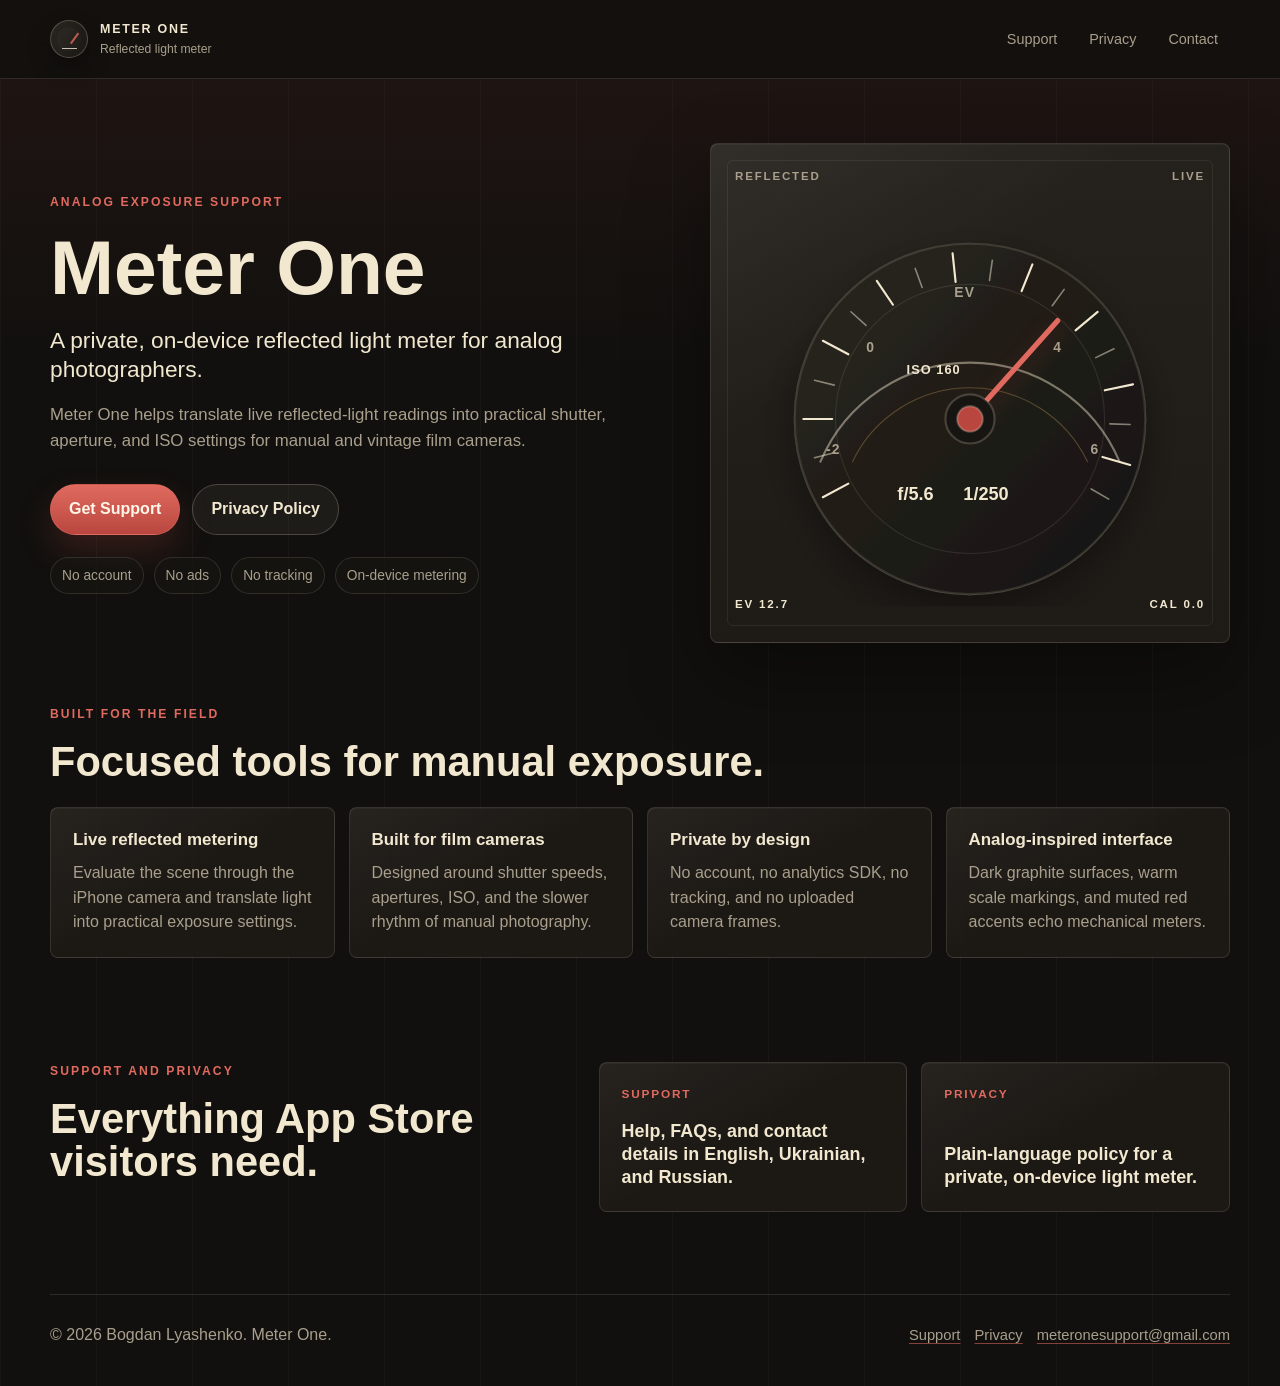
<file: index.html>
<!doctype html>
<html lang="en">
  <head>
    <meta charset="utf-8">
    <meta name="viewport" content="width=device-width, initial-scale=1">
    <title>Meter One | Reflected Light Meter Support</title>
    <meta
      name="description"
      content="Meter One support hub and privacy information for a private, on-device reflected light meter for analog photographers."
    >
    <link rel="icon" type="image/svg+xml" href="assets/favicon.svg">
    <link rel="stylesheet" href="assets/css/styles.css">
    <script src="assets/js/main.js" defer></script>
  </head>
  <body>
    <header class="site-header">
      <a class="brand" href="index.html" aria-label="Meter One home">
        <span class="brand-glyph" aria-hidden="true"></span>
        <span>
          <span class="brand-title">METER ONE</span>
          <span class="brand-subtitle">Reflected light meter</span>
        </span>
      </a>
      <nav class="site-nav" aria-label="Main navigation">
        <a href="support.html">Support</a>
        <a href="privacy.html">Privacy</a>
        <a href="#contact" data-email-link>Contact</a>
      </nav>
    </header>

    <main>
      <section class="hero">
        <div class="hero-copy">
          <p class="eyebrow">Analog exposure support</p>
          <h1>Meter One</h1>
          <p class="hero-subtitle">A private, on-device reflected light meter for analog photographers.</p>
          <p class="hero-body">
            Meter One helps translate live reflected-light readings into practical shutter, aperture,
            and ISO settings for manual and vintage film cameras.
          </p>
          <div class="hero-actions" aria-label="Primary actions">
            <a class="button button-primary" href="support.html">Get Support</a>
            <a class="button button-secondary" href="privacy.html">Privacy Policy</a>
          </div>
          <ul class="trust-badges" aria-label="Privacy and product traits">
            <li>No account</li>
            <li>No ads</li>
            <li>No tracking</li>
            <li>On-device metering</li>
          </ul>
        </div>

        <div class="meter-card" aria-label="Decorative analog exposure meter">
          <div class="meter-topline">
            <span>REFLECTED</span>
            <span>LIVE</span>
          </div>
          <svg class="meter-svg" viewBox="0 0 440 380" role="img" aria-labelledby="meter-title meter-desc">
            <title id="meter-title">Analog exposure meter dial</title>
            <desc id="meter-desc">
              A decorative graphite exposure dial with cream scale markings and a muted red pointer.
            </desc>
            <defs>
              <linearGradient id="dialShade" x1="0" x2="1" y1="0" y2="1">
                <stop offset="0" stop-color="#2b261f"></stop>
                <stop offset="1" stop-color="#151310"></stop>
              </linearGradient>
              <filter id="softInset" x="-20%" y="-20%" width="140%" height="140%">
                <feDropShadow dx="0" dy="16" stdDeviation="18" flood-color="#000000" flood-opacity="0.35"></feDropShadow>
              </filter>
            </defs>

            <circle cx="220" cy="205" r="164" fill="url(#dialShade)" stroke="rgba(242,232,208,0.12)" stroke-width="2" filter="url(#softInset)"></circle>
            <circle cx="220" cy="205" r="126" fill="none" stroke="rgba(242,232,208,0.10)" stroke-width="1"></circle>
            <path class="dial-arc" d="M 80 245 A 152 152 0 0 1 360 245"></path>
            <path class="dial-arc dial-arc-inner" d="M 110 245 A 122 122 0 0 1 330 245"></path>

            <g class="dial-ticks" aria-hidden="true">
              <line x1="220" y1="49" x2="220" y2="76" transform="rotate(-118 220 205)"></line>
              <line x1="220" y1="55" x2="220" y2="74" transform="rotate(-104 220 205)"></line>
              <line x1="220" y1="49" x2="220" y2="76" transform="rotate(-90 220 205)"></line>
              <line x1="220" y1="55" x2="220" y2="74" transform="rotate(-76 220 205)"></line>
              <line x1="220" y1="49" x2="220" y2="76" transform="rotate(-62 220 205)"></line>
              <line x1="220" y1="55" x2="220" y2="74" transform="rotate(-48 220 205)"></line>
              <line x1="220" y1="49" x2="220" y2="76" transform="rotate(-34 220 205)"></line>
              <line x1="220" y1="55" x2="220" y2="74" transform="rotate(-20 220 205)"></line>
              <line x1="220" y1="49" x2="220" y2="76" transform="rotate(-6 220 205)"></line>
              <line x1="220" y1="55" x2="220" y2="74" transform="rotate(8 220 205)"></line>
              <line x1="220" y1="49" x2="220" y2="76" transform="rotate(22 220 205)"></line>
              <line x1="220" y1="55" x2="220" y2="74" transform="rotate(36 220 205)"></line>
              <line x1="220" y1="49" x2="220" y2="76" transform="rotate(50 220 205)"></line>
              <line x1="220" y1="55" x2="220" y2="74" transform="rotate(64 220 205)"></line>
              <line x1="220" y1="49" x2="220" y2="76" transform="rotate(78 220 205)"></line>
              <line x1="220" y1="55" x2="220" y2="74" transform="rotate(92 220 205)"></line>
              <line x1="220" y1="49" x2="220" y2="76" transform="rotate(106 220 205)"></line>
              <line x1="220" y1="55" x2="220" y2="74" transform="rotate(120 220 205)"></line>
            </g>

            <g class="dial-labels">
              <text x="92" y="238">-2</text>
              <text x="127" y="142">0</text>
              <text x="215" y="91">EV</text>
              <text x="302" y="142">4</text>
              <text x="337" y="238">6</text>
              <text x="186" y="163" class="dial-small">ISO 160</text>
              <text x="169" y="281" class="dial-value">f/5.6</text>
              <text x="235" y="281" class="dial-value">1/250</text>
            </g>

            <line class="meter-needle" x1="220" y1="205" x2="302" y2="113"></line>
            <circle class="needle-hub-outer" cx="220" cy="205" r="23"></circle>
            <circle class="needle-hub" cx="220" cy="205" r="12"></circle>
          </svg>
          <div class="meter-readout" aria-hidden="true">
            <span>EV 12.7</span>
            <span>CAL 0.0</span>
          </div>
        </div>
      </section>

      <section class="section">
        <div class="section-heading">
          <p class="eyebrow">Built for the field</p>
          <h2>Focused tools for manual exposure.</h2>
        </div>
        <div class="feature-grid">
          <article class="feature-card">
            <h3>Live reflected metering</h3>
            <p>Evaluate the scene through the iPhone camera and translate light into practical exposure settings.</p>
          </article>
          <article class="feature-card">
            <h3>Built for film cameras</h3>
            <p>Designed around shutter speeds, apertures, ISO, and the slower rhythm of manual photography.</p>
          </article>
          <article class="feature-card">
            <h3>Private by design</h3>
            <p>No account, no analytics SDK, no tracking, and no uploaded camera frames.</p>
          </article>
          <article class="feature-card">
            <h3>Analog-inspired interface</h3>
            <p>Dark graphite surfaces, warm scale markings, and muted red accents echo mechanical meters.</p>
          </article>
        </div>
      </section>

      <section class="section split-section" aria-labelledby="support-privacy-title">
        <div>
          <p class="eyebrow">Support and privacy</p>
          <h2 id="support-privacy-title">Everything App Store visitors need.</h2>
        </div>
        <div class="link-panel-grid">
          <a class="link-panel" href="support.html">
            <span>Support</span>
            <strong>Help, FAQs, and contact details in English, Ukrainian, and Russian.</strong>
          </a>
          <a class="link-panel" href="privacy.html">
            <span>Privacy</span>
            <strong>Plain-language policy for a private, on-device light meter.</strong>
          </a>
        </div>
      </section>
    </main>

    <footer class="site-footer" id="contact">
      <p>© 2026 Bogdan Lyashenko. Meter One.</p>
      <nav aria-label="Footer navigation">
        <a href="support.html">Support</a>
        <a href="privacy.html">Privacy</a>
        <a href="#contact" data-email-link data-email-label="address">Contact</a>
      </nav>
    </footer>
  </body>
</html>
</file>
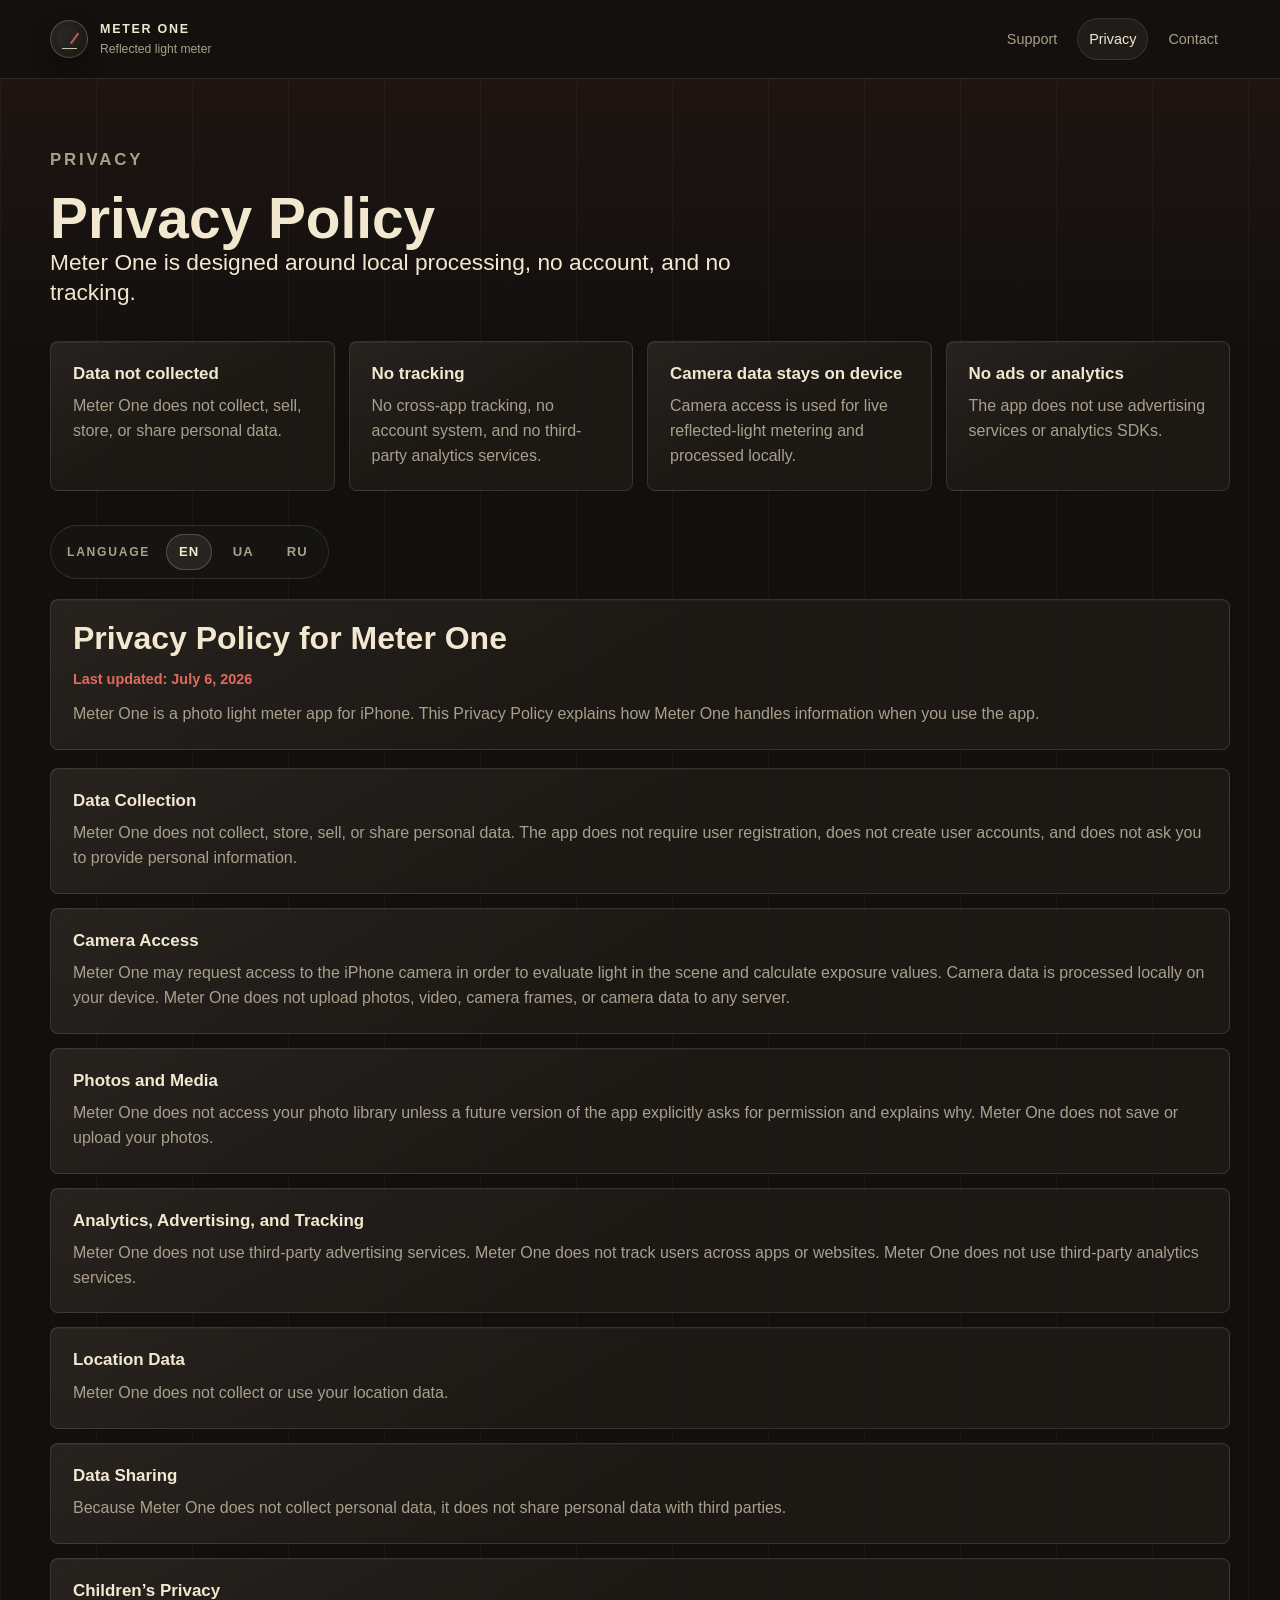
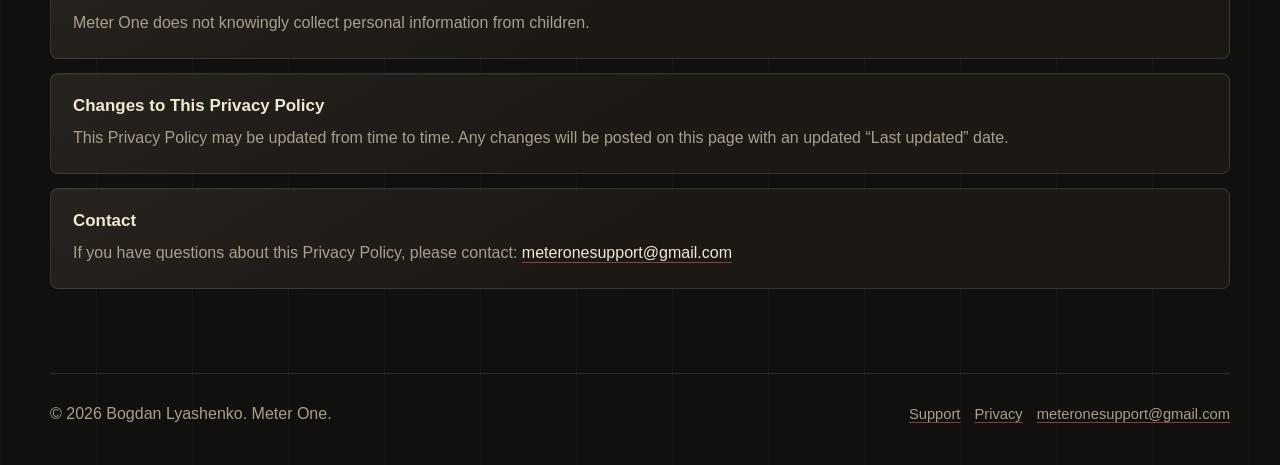
<file: privacy.html>
<!doctype html>
<html lang="en">
  <head>
    <meta charset="utf-8">
    <meta name="viewport" content="width=device-width, initial-scale=1">
    <title>Meter One Privacy Policy</title>
    <meta
      name="description"
      content="Privacy Policy for Meter One, a private on-device reflected light meter for iPhone."
    >
    <link rel="icon" type="image/svg+xml" href="assets/favicon.svg">
    <link rel="stylesheet" href="assets/css/styles.css">
    <script src="assets/js/main.js" defer></script>
  </head>
  <body>
    <header class="site-header">
      <a class="brand" href="index.html" aria-label="Meter One home">
        <span class="brand-glyph" aria-hidden="true"></span>
        <span>
          <span class="brand-title">METER ONE</span>
          <span class="brand-subtitle">Reflected light meter</span>
        </span>
      </a>
      <nav class="site-nav" aria-label="Main navigation">
        <a href="support.html">Support</a>
        <a href="privacy.html" aria-current="page">Privacy</a>
        <a href="#contact" data-email-link>Contact</a>
      </nav>
    </header>

    <main class="page-shell">
      <section class="page-hero">
        <p class="eyebrow">Privacy</p>
        <h1>Privacy Policy</h1>
        <p>Meter One is designed around local processing, no account, and no tracking.</p>
      </section>

      <section class="summary-grid" aria-label="Privacy summary">
        <article class="summary-card">
          <h2>Data not collected</h2>
          <p>Meter One does not collect, sell, store, or share personal data.</p>
        </article>
        <article class="summary-card">
          <h2>No tracking</h2>
          <p>No cross-app tracking, no account system, and no third-party analytics services.</p>
        </article>
        <article class="summary-card">
          <h2>Camera data stays on device</h2>
          <p>Camera access is used for live reflected-light metering and processed locally.</p>
        </article>
        <article class="summary-card">
          <h2>No ads or analytics</h2>
          <p>The app does not use advertising services or analytics SDKs.</p>
        </article>
      </section>

      <section class="language-shell" aria-label="Localized privacy policy">
        <div class="language-toolbar" data-language-switcher>
          <span>Language</span>
          <button type="button" data-lang-button="en" aria-pressed="true">EN</button>
          <button type="button" data-lang-button="uk" aria-pressed="false">UA</button>
          <button type="button" data-lang-button="ru" aria-pressed="false">RU</button>
        </div>

        <article class="language-panel" data-lang-panel="en" lang="en">
          <div class="policy-card">
            <h2>Privacy Policy for Meter One</h2>
            <p class="updated">Last updated: July 6, 2026</p>
            <p>Meter One is a photo light meter app for iPhone. This Privacy Policy explains how Meter One handles information when you use the app.</p>
          </div>

          <div class="policy-section-list">
            <section class="policy-section">
              <h3>Data Collection</h3>
              <p>Meter One does not collect, store, sell, or share personal data. The app does not require user registration, does not create user accounts, and does not ask you to provide personal information.</p>
            </section>
            <section class="policy-section">
              <h3>Camera Access</h3>
              <p>Meter One may request access to the iPhone camera in order to evaluate light in the scene and calculate exposure values. Camera data is processed locally on your device. Meter One does not upload photos, video, camera frames, or camera data to any server.</p>
            </section>
            <section class="policy-section">
              <h3>Photos and Media</h3>
              <p>Meter One does not access your photo library unless a future version of the app explicitly asks for permission and explains why. Meter One does not save or upload your photos.</p>
            </section>
            <section class="policy-section">
              <h3>Analytics, Advertising, and Tracking</h3>
              <p>Meter One does not use third-party advertising services. Meter One does not track users across apps or websites. Meter One does not use third-party analytics services.</p>
            </section>
            <section class="policy-section">
              <h3>Location Data</h3>
              <p>Meter One does not collect or use your location data.</p>
            </section>
            <section class="policy-section">
              <h3>Data Sharing</h3>
              <p>Because Meter One does not collect personal data, it does not share personal data with third parties.</p>
            </section>
            <section class="policy-section">
              <h3>Children’s Privacy</h3>
              <p>Meter One does not knowingly collect personal information from children.</p>
            </section>
            <section class="policy-section">
              <h3>Changes to This Privacy Policy</h3>
              <p>This Privacy Policy may be updated from time to time. Any changes will be posted on this page with an updated “Last updated” date.</p>
            </section>
            <section class="policy-section">
              <h3>Contact</h3>
              <p>If you have questions about this Privacy Policy, please contact: <a href="#contact" data-email-link data-email-label="address"></a></p>
            </section>
          </div>
        </article>

        <article class="language-panel" data-lang-panel="uk" lang="uk">
          <div class="policy-card">
            <h2>Політика конфіденційності Meter One</h2>
            <p class="updated">Останнє оновлення: 6 липня 2026 року</p>
            <p>Meter One — це додаток-фотоекспонометр для iPhone. Ця Політика конфіденційності пояснює, як Meter One обробляє інформацію під час використання додатка.</p>
          </div>

          <div class="policy-section-list">
            <section class="policy-section">
              <h3>Збір даних</h3>
              <p>Meter One не збирає, не зберігає, не продає і не передає персональні дані. Додаток не потребує реєстрації користувача, не створює акаунти користувачів і не просить вас надавати персональну інформацію.</p>
            </section>
            <section class="policy-section">
              <h3>Доступ до камери</h3>
              <p>Meter One може запитувати доступ до камери iPhone для оцінки освітлення сцени та розрахунку значень експозиції. Дані з камери обробляються локально на вашому пристрої. Meter One не завантажує фотографії, відео, кадри з камери або дані з камери на сервер.</p>
            </section>
            <section class="policy-section">
              <h3>Фотографії та медіафайли</h3>
              <p>Meter One не отримує доступ до вашої фотобібліотеки, якщо майбутня версія додатка окремо не попросить дозвіл і не пояснить причину. Meter One не зберігає і не завантажує ваші фотографії.</p>
            </section>
            <section class="policy-section">
              <h3>Аналітика, реклама та відстеження</h3>
              <p>Meter One не використовує сторонні рекламні сервіси. Meter One не відстежує користувачів у додатках або на вебсайтах. Meter One не використовує сторонні аналітичні сервіси.</p>
            </section>
            <section class="policy-section">
              <h3>Дані про місцезнаходження</h3>
              <p>Meter One не збирає і не використовує дані про ваше місцезнаходження.</p>
            </section>
            <section class="policy-section">
              <h3>Передача даних</h3>
              <p>Оскільки Meter One не збирає персональні дані, він не передає персональні дані третім сторонам.</p>
            </section>
            <section class="policy-section">
              <h3>Конфіденційність дітей</h3>
              <p>Meter One свідомо не збирає персональну інформацію дітей.</p>
            </section>
            <section class="policy-section">
              <h3>Зміни до цієї Політики конфіденційності</h3>
              <p>Ця Політика конфіденційності може час від часу оновлюватися. Будь-які зміни будуть опубліковані на цій сторінці з оновленою датою “Останнє оновлення”.</p>
            </section>
            <section class="policy-section">
              <h3>Контакти</h3>
              <p>Якщо у вас є питання щодо цієї Політики конфіденційності, напишіть на: <a href="#contact" data-email-link data-email-label="address"></a></p>
            </section>
          </div>
        </article>

        <article class="language-panel" data-lang-panel="ru" lang="ru">
          <div class="policy-card">
            <h2>Политика конфиденциальности Meter One</h2>
            <p class="updated">Последнее обновление: 6 июля 2026 года</p>
            <p>Meter One — это приложение-фотоэкспонометр для iPhone. Эта Политика конфиденциальности объясняет, как Meter One обрабатывает информацию при использовании приложения.</p>
          </div>

          <div class="policy-section-list">
            <section class="policy-section">
              <h3>Сбор данных</h3>
              <p>Meter One не собирает, не хранит, не продает и не передает персональные данные. Приложение не требует регистрации пользователя, не создает пользовательские аккаунты и не просит вас предоставлять персональную информацию.</p>
            </section>
            <section class="policy-section">
              <h3>Доступ к камере</h3>
              <p>Meter One может запрашивать доступ к камере iPhone для оценки освещенности сцены и расчета значений экспозиции. Данные с камеры обрабатываются локально на вашем устройстве. Meter One не загружает фотографии, видео, кадры с камеры или данные с камеры на сервер.</p>
            </section>
            <section class="policy-section">
              <h3>Фотографии и медиафайлы</h3>
              <p>Meter One не получает доступ к вашей фотобиблиотеке, если будущая версия приложения отдельно не запросит разрешение и не объяснит причину. Meter One не сохраняет и не загружает ваши фотографии.</p>
            </section>
            <section class="policy-section">
              <h3>Аналитика, реклама и отслеживание</h3>
              <p>Meter One не использует сторонние рекламные сервисы. Meter One не отслеживает пользователей в приложениях или на веб-сайтах. Meter One не использует сторонние аналитические сервисы.</p>
            </section>
            <section class="policy-section">
              <h3>Данные о местоположении</h3>
              <p>Meter One не собирает и не использует данные о вашем местоположении.</p>
            </section>
            <section class="policy-section">
              <h3>Передача данных</h3>
              <p>Поскольку Meter One не собирает персональные данные, он не передает персональные данные третьим сторонам.</p>
            </section>
            <section class="policy-section">
              <h3>Конфиденциальность детей</h3>
              <p>Meter One сознательно не собирает персональную информацию детей.</p>
            </section>
            <section class="policy-section">
              <h3>Изменения в этой Политике конфиденциальности</h3>
              <p>Эта Политика конфиденциальности может время от времени обновляться. Любые изменения будут опубликованы на этой странице с обновленной датой “Последнее обновление”.</p>
            </section>
            <section class="policy-section">
              <h3>Контакты</h3>
              <p>Если у вас есть вопросы по поводу этой Политики конфиденциальности, напишите на: <a href="#contact" data-email-link data-email-label="address"></a></p>
            </section>
          </div>
        </article>
      </section>
    </main>

    <footer class="site-footer" id="contact">
      <p>© 2026 Bogdan Lyashenko. Meter One.</p>
      <nav aria-label="Footer navigation">
        <a href="support.html">Support</a>
        <a href="privacy.html">Privacy</a>
        <a href="#contact" data-email-link data-email-label="address">Contact</a>
      </nav>
    </footer>
  </body>
</html>
</file>
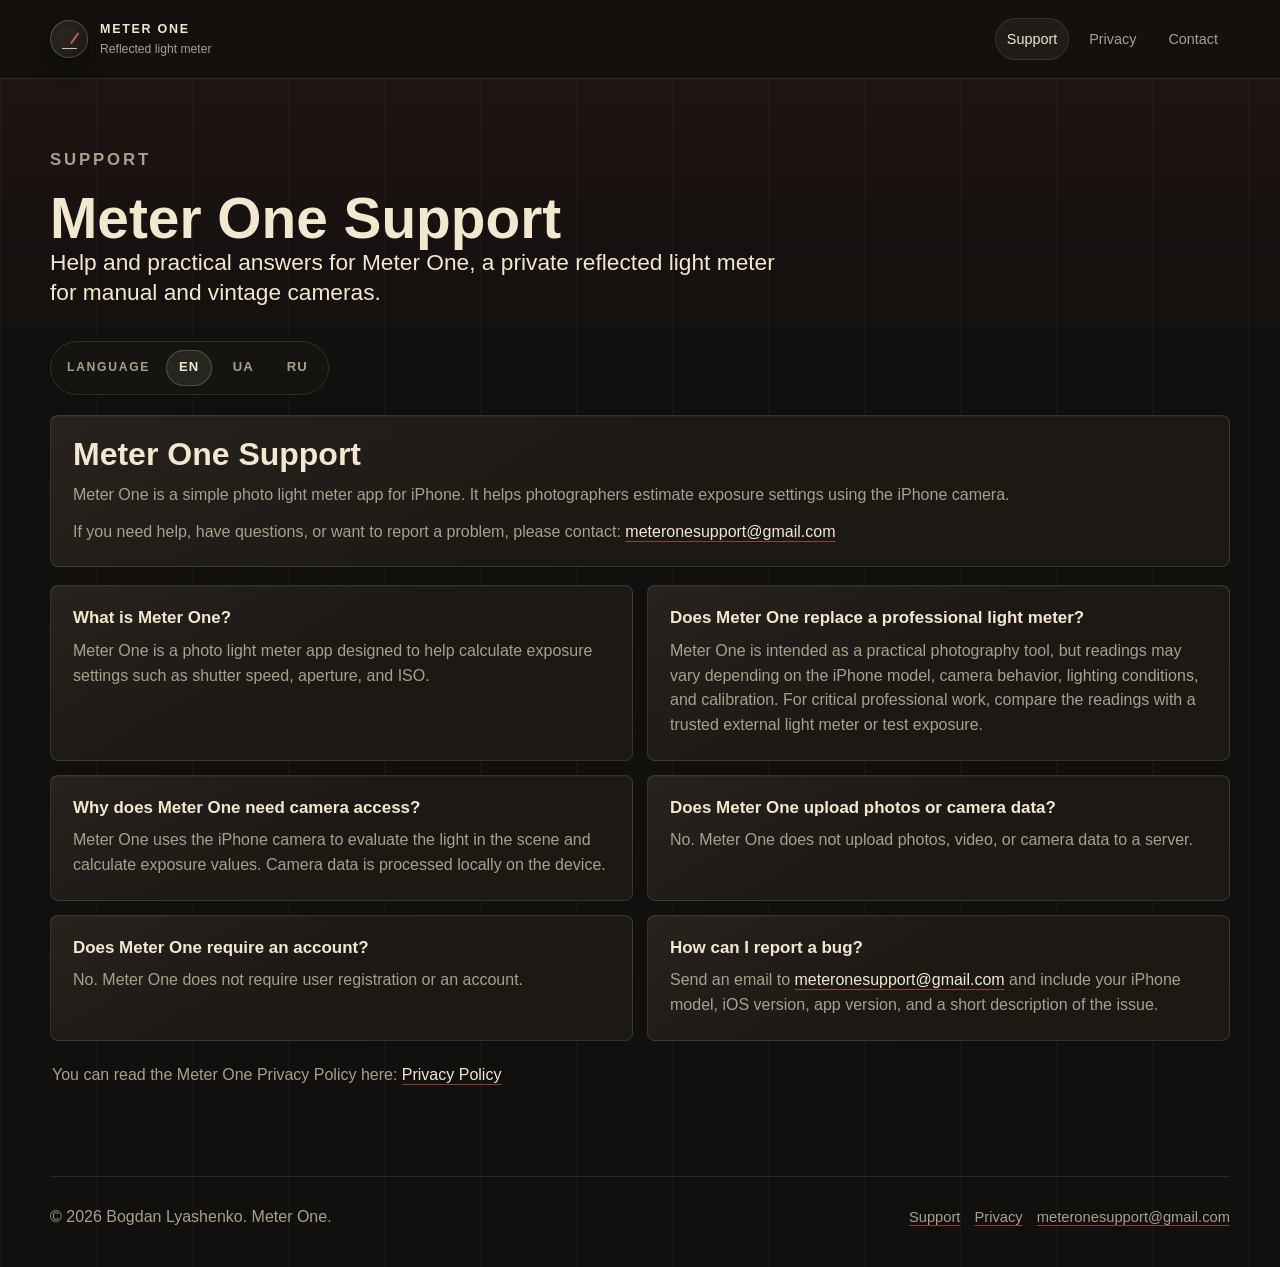
<file: support.html>
<!doctype html>
<html lang="en">
  <head>
    <meta charset="utf-8">
    <meta name="viewport" content="width=device-width, initial-scale=1">
    <title>Meter One Support</title>
    <meta
      name="description"
      content="Meter One support, FAQ, and contact information in English, Ukrainian, and Russian."
    >
    <link rel="icon" type="image/svg+xml" href="assets/favicon.svg">
    <link rel="stylesheet" href="assets/css/styles.css">
    <script src="assets/js/main.js" defer></script>
  </head>
  <body>
    <header class="site-header">
      <a class="brand" href="index.html" aria-label="Meter One home">
        <span class="brand-glyph" aria-hidden="true"></span>
        <span>
          <span class="brand-title">METER ONE</span>
          <span class="brand-subtitle">Reflected light meter</span>
        </span>
      </a>
      <nav class="site-nav" aria-label="Main navigation">
        <a href="support.html" aria-current="page">Support</a>
        <a href="privacy.html">Privacy</a>
        <a href="#contact" data-email-link>Contact</a>
      </nav>
    </header>

    <main class="page-shell">
      <section class="page-hero">
        <p class="eyebrow">Support</p>
        <h1>Meter One Support</h1>
        <p>
          Help and practical answers for Meter One, a private reflected light meter for manual
          and vintage cameras.
        </p>
      </section>

      <section class="language-shell" aria-label="Localized support content">
        <div class="language-toolbar" data-language-switcher>
          <span>Language</span>
          <button type="button" data-lang-button="en" aria-pressed="true">EN</button>
          <button type="button" data-lang-button="uk" aria-pressed="false">UA</button>
          <button type="button" data-lang-button="ru" aria-pressed="false">RU</button>
        </div>

        <article class="language-panel" data-lang-panel="en" lang="en">
          <div class="policy-card">
            <h2>Meter One Support</h2>
            <p>
              Meter One is a simple photo light meter app for iPhone. It helps photographers estimate
              exposure settings using the iPhone camera.
            </p>
            <p>
              If you need help, have questions, or want to report a problem, please contact:
              <a href="#contact" data-email-link data-email-label="address"></a>
            </p>
          </div>

          <div class="faq-list">
            <article class="faq-card">
              <h3>What is Meter One?</h3>
              <p>Meter One is a photo light meter app designed to help calculate exposure settings such as shutter speed, aperture, and ISO.</p>
            </article>
            <article class="faq-card">
              <h3>Does Meter One replace a professional light meter?</h3>
              <p>Meter One is intended as a practical photography tool, but readings may vary depending on the iPhone model, camera behavior, lighting conditions, and calibration. For critical professional work, compare the readings with a trusted external light meter or test exposure.</p>
            </article>
            <article class="faq-card">
              <h3>Why does Meter One need camera access?</h3>
              <p>Meter One uses the iPhone camera to evaluate the light in the scene and calculate exposure values. Camera data is processed locally on the device.</p>
            </article>
            <article class="faq-card">
              <h3>Does Meter One upload photos or camera data?</h3>
              <p>No. Meter One does not upload photos, video, or camera data to a server.</p>
            </article>
            <article class="faq-card">
              <h3>Does Meter One require an account?</h3>
              <p>No. Meter One does not require user registration or an account.</p>
            </article>
            <article class="faq-card">
              <h3>How can I report a bug?</h3>
              <p>Send an email to <a href="#contact" data-email-link data-email-label="address"></a> and include your iPhone model, iOS version, app version, and a short description of the issue.</p>
            </article>
          </div>

          <p class="policy-link">You can read the Meter One Privacy Policy here: <a href="privacy.html">Privacy Policy</a></p>
        </article>

        <article class="language-panel" data-lang-panel="uk" lang="uk">
          <div class="policy-card">
            <h2>Підтримка Meter One</h2>
            <p>
              Meter One — це простий фотоекспонометр для iPhone. Додаток допомагає фотографам
              приблизно визначати параметри експозиції за допомогою камери iPhone.
            </p>
            <p>
              Якщо вам потрібна допомога, у вас є питання або ви хочете повідомити про проблему,
              напишіть на: <a href="#contact" data-email-link data-email-label="address"></a>
            </p>
          </div>

          <div class="faq-list">
            <article class="faq-card">
              <h3>Що таке Meter One?</h3>
              <p>Meter One — це додаток-фотоекспонометр, який допомагає розраховувати параметри експозиції, такі як витримка, діафрагма та ISO.</p>
            </article>
            <article class="faq-card">
              <h3>Чи замінює Meter One професійний експонометр?</h3>
              <p>Meter One призначений як практичний інструмент для фотографії, але показники можуть відрізнятися залежно від моделі iPhone, роботи камери, умов освітлення та калібрування. Для критично важливої професійної роботи рекомендується порівнювати показники з надійним зовнішнім експонометром або робити тестову експозицію.</p>
            </article>
            <article class="faq-card">
              <h3>Навіщо Meter One потрібен доступ до камери?</h3>
              <p>Meter One використовує камеру iPhone для оцінки освітлення сцени та розрахунку значень експозиції. Дані з камери обробляються локально на пристрої.</p>
            </article>
            <article class="faq-card">
              <h3>Чи завантажує Meter One фотографії або дані з камери?</h3>
              <p>Ні. Meter One не завантажує фотографії, відео або дані з камери на сервер.</p>
            </article>
            <article class="faq-card">
              <h3>Чи потрібен акаунт для використання Meter One?</h3>
              <p>Ні. Meter One не потребує реєстрації або створення акаунта.</p>
            </article>
            <article class="faq-card">
              <h3>Як повідомити про помилку?</h3>
              <p>Напишіть на <a href="#contact" data-email-link data-email-label="address"></a> і вкажіть модель iPhone, версію iOS, версію додатка та короткий опис проблеми.</p>
            </article>
          </div>

          <p class="policy-link">Політику конфіденційності Meter One можна прочитати тут: <a href="privacy.html?lang=uk">Політика конфіденційності</a></p>
        </article>

        <article class="language-panel" data-lang-panel="ru" lang="ru">
          <div class="policy-card">
            <h2>Поддержка Meter One</h2>
            <p>
              Meter One — это простой фотоэкспонометр для iPhone. Приложение помогает фотографам
              приблизительно определять параметры экспозиции с помощью камеры iPhone.
            </p>
            <p>
              Если вам нужна помощь, у вас есть вопросы или вы хотите сообщить о проблеме,
              напишите на: <a href="#contact" data-email-link data-email-label="address"></a>
            </p>
          </div>

          <div class="faq-list">
            <article class="faq-card">
              <h3>Что такое Meter One?</h3>
              <p>Meter One — это приложение-фотоэкспонометр, которое помогает рассчитывать параметры экспозиции, такие как выдержка, диафрагма и ISO.</p>
            </article>
            <article class="faq-card">
              <h3>Заменяет ли Meter One профессиональный экспонометр?</h3>
              <p>Meter One предназначен как практический инструмент для фотографии, но показания могут отличаться в зависимости от модели iPhone, работы камеры, условий освещения и калибровки. Для критически важной профессиональной работы рекомендуется сравнивать показания с надежным внешним экспонометром или делать тестовую экспозицию.</p>
            </article>
            <article class="faq-card">
              <h3>Зачем Meter One нужен доступ к камере?</h3>
              <p>Meter One использует камеру iPhone для оценки освещенности сцены и расчета значений экспозиции. Данные с камеры обрабатываются локально на устройстве.</p>
            </article>
            <article class="faq-card">
              <h3>Загружает ли Meter One фотографии или данные с камеры?</h3>
              <p>Нет. Meter One не загружает фотографии, видео или данные с камеры на сервер.</p>
            </article>
            <article class="faq-card">
              <h3>Нужен ли аккаунт для использования Meter One?</h3>
              <p>Нет. Meter One не требует регистрации или создания аккаунта.</p>
            </article>
            <article class="faq-card">
              <h3>Как сообщить об ошибке?</h3>
              <p>Напишите на <a href="#contact" data-email-link data-email-label="address"></a> и укажите модель iPhone, версию iOS, версию приложения и краткое описание проблемы.</p>
            </article>
          </div>

          <p class="policy-link">Политику конфиденциальности Meter One можно прочитать здесь: <a href="privacy.html?lang=ru">Политика конфиденциальности</a></p>
        </article>
      </section>
    </main>

    <footer class="site-footer" id="contact">
      <p>© 2026 Bogdan Lyashenko. Meter One.</p>
      <nav aria-label="Footer navigation">
        <a href="support.html">Support</a>
        <a href="privacy.html">Privacy</a>
        <a href="#contact" data-email-link data-email-label="address">Contact</a>
      </nav>
    </footer>
  </body>
</html>
</file>
<file: assets/css/styles.css>
:root {
  --bg: #11100e;
  --bg-soft: #171512;
  --card: #1e1b17;
  --card-2: #25211c;
  --cream: #f2e8d0;
  --muted: #a99f8c;
  --muted-2: #746d60;
  --red: #b9473f;
  --red-soft: #e06a5f;
  --brass: #c2a15f;
  --line: rgba(242, 232, 208, 0.12);
  --line-strong: rgba(242, 232, 208, 0.22);
  --shadow: rgba(0, 0, 0, 0.36);
  --max: 1180px;
}

* {
  box-sizing: border-box;
}

html {
  min-height: 100%;
  background: var(--bg);
  color: var(--cream);
  scroll-behavior: smooth;
}

body {
  min-height: 100%;
  margin: 0;
  font-family: -apple-system, BlinkMacSystemFont, "SF Pro Display", "SF Pro Text", "Segoe UI", sans-serif;
  color: var(--cream);
  background:
    linear-gradient(180deg, rgba(185, 71, 63, 0.10), transparent 370px),
    linear-gradient(90deg, rgba(242, 232, 208, 0.035) 1px, transparent 1px),
    var(--bg);
  background-size: auto, 96px 96px, auto;
  line-height: 1.55;
  text-rendering: optimizeLegibility;
  -webkit-font-smoothing: antialiased;
}

body::before {
  position: fixed;
  inset: 0;
  z-index: -1;
  pointer-events: none;
  content: "";
  background: linear-gradient(135deg, rgba(255, 255, 255, 0.035), transparent 28%, rgba(0, 0, 0, 0.22));
}

a {
  color: var(--cream);
  text-decoration-color: rgba(224, 106, 95, 0.55);
  text-underline-offset: 0.22em;
  transition: color 180ms ease, border-color 180ms ease, background 180ms ease, transform 180ms ease;
}

a:hover {
  color: var(--red-soft);
}

button {
  font: inherit;
}

::selection {
  color: var(--bg);
  background: var(--cream);
}

.site-header {
  position: sticky;
  top: 0;
  z-index: 10;
  display: flex;
  align-items: center;
  justify-content: space-between;
  gap: 24px;
  width: 100%;
  padding: 18px max(22px, calc((100vw - var(--max)) / 2));
  border-bottom: 1px solid var(--line);
  background: rgba(17, 16, 14, 0.84);
  -webkit-backdrop-filter: blur(18px);
  backdrop-filter: blur(18px);
}

.brand {
  display: inline-flex;
  align-items: center;
  gap: 12px;
  min-width: 0;
  color: var(--cream);
  text-decoration: none;
}

.brand-glyph {
  position: relative;
  display: inline-grid;
  flex: 0 0 auto;
  width: 38px;
  height: 38px;
  place-items: center;
  border: 1px solid var(--line-strong);
  border-radius: 50%;
  background:
    linear-gradient(115deg, rgba(242, 232, 208, 0.08), transparent),
    var(--card);
  box-shadow: inset 0 0 0 6px rgba(0, 0, 0, 0.12), 0 10px 22px rgba(0, 0, 0, 0.25);
}

.brand-glyph::before,
.brand-glyph::after {
  position: absolute;
  content: "";
  background: var(--cream);
  opacity: 0.8;
}

.brand-glyph::before {
  width: 2px;
  height: 13px;
  transform: rotate(36deg) translateY(-3px);
  transform-origin: bottom center;
  background: var(--red-soft);
}

.brand-glyph::after {
  bottom: 8px;
  width: 15px;
  height: 1px;
}

.brand-title,
.brand-subtitle {
  display: block;
}

.brand-title {
  font-size: 0.78rem;
  font-weight: 740;
  letter-spacing: 0.14em;
}

.brand-subtitle {
  margin-top: 1px;
  color: var(--muted);
  font-size: 0.76rem;
}

.site-nav {
  display: flex;
  flex-wrap: wrap;
  align-items: center;
  justify-content: flex-end;
  gap: 8px;
}

.site-nav a {
  padding: 9px 11px;
  border: 1px solid transparent;
  border-radius: 999px;
  color: var(--muted);
  font-size: 0.9rem;
  text-decoration: none;
}

.site-nav a:hover,
.site-nav a[aria-current="page"] {
  border-color: var(--line);
  color: var(--cream);
  background: rgba(242, 232, 208, 0.055);
}

.hero,
.section,
.page-shell {
  width: min(var(--max), calc(100% - 44px));
  margin: 0 auto;
}

.hero {
  display: grid;
  grid-template-columns: minmax(0, 1fr) minmax(360px, 520px);
  gap: 56px;
  align-items: center;
  padding: 64px 0 10px;
}

.hero-copy {
  max-width: 680px;
}

.eyebrow {
  margin: 0 0 16px;
  color: var(--red-soft);
  font-size: 0.76rem;
  font-weight: 730;
  letter-spacing: 0.17em;
  text-transform: uppercase;
}

h1,
h2,
h3,
p {
  overflow-wrap: anywhere;
}

h1,
h2,
h3 {
  margin-top: 0;
  color: var(--cream);
  letter-spacing: 0;
  line-height: 1.04;
}

h1 {
  margin-bottom: 18px;
  font-size: 4.8rem;
  font-weight: 760;
}

.hero-subtitle,
.page-hero h1 + p {
  max-width: 730px;
  margin: 0 0 18px;
  color: var(--cream);
  font-size: 1.42rem;
  line-height: 1.28;
}

.hero-body,
.page-hero p {
  color: var(--muted);
  font-size: 1.05rem;
}

.hero-body {
  max-width: 650px;
  margin: 0 0 30px;
}

.hero-actions {
  display: flex;
  flex-wrap: wrap;
  gap: 12px;
  margin: 0 0 22px;
}

.button {
  display: inline-flex;
  align-items: center;
  justify-content: center;
  min-height: 48px;
  padding: 12px 18px;
  border: 1px solid var(--line-strong);
  border-radius: 999px;
  font-weight: 720;
  text-decoration: none;
}

.button:hover {
  transform: translateY(-1px);
}

.button-primary {
  border-color: rgba(224, 106, 95, 0.45);
  color: #fff8ea;
  background: linear-gradient(180deg, var(--red-soft), var(--red));
  box-shadow: 0 16px 34px rgba(185, 71, 63, 0.22);
}

.button-primary:hover {
  color: #fff8ea;
}

.button-secondary {
  color: var(--cream);
  background: rgba(242, 232, 208, 0.055);
}

.trust-badges {
  display: flex;
  flex-wrap: wrap;
  gap: 10px;
  padding: 0;
  margin: 0;
  list-style: none;
}

.trust-badges li {
  min-height: 34px;
  padding: 7px 11px;
  border: 1px solid var(--line);
  border-radius: 999px;
  color: var(--muted);
  background: rgba(23, 21, 18, 0.72);
  font-size: 0.86rem;
}

.meter-card {
  position: relative;
  overflow: hidden;
  min-height: 500px;
  padding: 24px;
  border: 1px solid var(--line);
  border-radius: 8px;
  background:
    linear-gradient(145deg, rgba(255, 255, 255, 0.06), transparent 36%),
    linear-gradient(180deg, var(--card-2), var(--card));
  box-shadow: inset 0 1px 0 rgba(255, 255, 255, 0.04), 0 34px 80px var(--shadow);
}

.meter-card::before {
  position: absolute;
  inset: 16px;
  content: "";
  border: 1px solid rgba(242, 232, 208, 0.075);
  border-radius: 6px;
  pointer-events: none;
}

.meter-topline,
.meter-readout {
  position: relative;
  z-index: 1;
  display: flex;
  justify-content: space-between;
  gap: 16px;
  color: var(--muted);
  font-size: 0.72rem;
  font-weight: 720;
  letter-spacing: 0.16em;
}

.meter-topline {
  margin-bottom: 14px;
}

.meter-readout {
  margin-top: -10px;
  color: var(--cream);
}

.meter-svg {
  position: relative;
  z-index: 1;
  display: block;
  width: 100%;
  height: auto;
  margin: 8px auto 0;
}

.dial-arc {
  fill: none;
  stroke: rgba(242, 232, 208, 0.45);
  stroke-linecap: round;
  stroke-width: 2;
}

.dial-arc-inner {
  stroke: rgba(194, 161, 95, 0.35);
  stroke-width: 1;
}

.dial-ticks line {
  stroke: var(--cream);
  stroke-linecap: round;
  stroke-width: 2;
}

.dial-ticks line:nth-child(even) {
  opacity: 0.5;
  stroke-width: 1.5;
}

.dial-labels text {
  fill: var(--muted);
  font-size: 13px;
  font-weight: 720;
  letter-spacing: 0.08em;
  text-anchor: middle;
}

.dial-labels .dial-small {
  fill: var(--cream);
  font-size: 12px;
}

.dial-labels .dial-value {
  fill: var(--cream);
  font-size: 17px;
  letter-spacing: 0;
}

.meter-needle {
  stroke: var(--red-soft);
  stroke-linecap: round;
  stroke-width: 5;
  filter: drop-shadow(0 8px 10px rgba(185, 71, 63, 0.24));
}

.needle-hub-outer {
  fill: #171512;
  stroke: rgba(242, 232, 208, 0.2);
  stroke-width: 2;
}

.needle-hub {
  fill: var(--red);
  stroke: rgba(242, 232, 208, 0.25);
  stroke-width: 2;
}

.section {
  padding: 52px 0;
}

.section-heading {
  max-width: 720px;
  margin-bottom: 24px;
}

.section-heading h2,
.split-section h2,
.page-hero h1 {
  margin-bottom: 0;
  font-size: 2.6rem;
}

.feature-grid,
.summary-grid,
.link-panel-grid {
  display: grid;
  grid-template-columns: repeat(4, minmax(0, 1fr));
  gap: 14px;
}

.feature-card,
.summary-card,
.faq-card,
.policy-card,
.policy-section,
.link-panel {
  border: 1px solid var(--line);
  border-radius: 8px;
  background:
    linear-gradient(150deg, rgba(242, 232, 208, 0.05), transparent 48%),
    rgba(30, 27, 23, 0.88);
  box-shadow: inset 0 1px 0 rgba(255, 255, 255, 0.035);
}

.feature-card,
.summary-card,
.faq-card,
.policy-card,
.policy-section {
  padding: 22px;
}

.feature-card h3,
.summary-card h2,
.faq-card h3,
.policy-section h3 {
  margin-bottom: 10px;
  font-size: 1.06rem;
  line-height: 1.2;
}

.feature-card p,
.summary-card p,
.faq-card p,
.policy-card p,
.policy-section p,
.policy-link {
  margin: 0;
  color: var(--muted);
}

.split-section {
  display: grid;
  grid-template-columns: minmax(0, 0.9fr) minmax(0, 1.1fr);
  gap: 32px;
  align-items: start;
  padding-bottom: 82px;
}

.link-panel-grid {
  grid-template-columns: repeat(2, minmax(0, 1fr));
}

.link-panel {
  display: grid;
  min-height: 150px;
  padding: 22px;
  color: var(--cream);
  text-decoration: none;
}

.link-panel span {
  align-self: start;
  color: var(--red-soft);
  font-size: 0.74rem;
  font-weight: 760;
  letter-spacing: 0.15em;
  text-transform: uppercase;
}

.link-panel strong {
  align-self: end;
  font-size: 1.12rem;
  line-height: 1.28;
}

.link-panel:hover {
  border-color: rgba(224, 106, 95, 0.45);
  color: var(--cream);
  background:
    linear-gradient(150deg, rgba(224, 106, 95, 0.11), transparent 56%),
    rgba(37, 33, 28, 0.9);
  transform: translateY(-2px);
}

.page-shell {
  padding: 68px 0 84px;
}

.page-hero {
  max-width: 780px;
  margin-bottom: 34px;
}

.page-hero h1 {
  font-size: 3.55rem;
}

.summary-grid {
  margin-bottom: 34px;
}

.summary-card h2 {
  color: var(--cream);
}

.language-shell {
  display: grid;
  gap: 20px;
}

.language-toolbar {
  position: sticky;
  top: 78px;
  z-index: 4;
  display: flex;
  flex-wrap: wrap;
  align-items: center;
  gap: 8px;
  width: fit-content;
  max-width: 100%;
  padding: 8px;
  border: 1px solid var(--line);
  border-radius: 999px;
  background: rgba(23, 21, 18, 0.86);
  -webkit-backdrop-filter: blur(14px);
  backdrop-filter: blur(14px);
}

.language-toolbar span {
  padding: 0 8px;
  color: var(--muted);
  font-size: 0.76rem;
  font-weight: 720;
  letter-spacing: 0.14em;
  text-transform: uppercase;
}

.language-toolbar button {
  min-width: 46px;
  min-height: 36px;
  border: 1px solid transparent;
  border-radius: 999px;
  color: var(--muted);
  background: transparent;
  cursor: pointer;
  font-size: 0.82rem;
  font-weight: 760;
  letter-spacing: 0.08em;
  transition: color 180ms ease, background 180ms ease, border-color 180ms ease;
}

.language-toolbar button:hover,
.language-toolbar button.is-active,
.language-toolbar button[aria-pressed="true"] {
  border-color: var(--line-strong);
  color: var(--cream);
  background: rgba(242, 232, 208, 0.08);
}

.language-panel {
  display: grid;
  gap: 18px;
}

.language-panel[hidden] {
  display: none;
}

.policy-card h2 {
  margin-bottom: 12px;
  font-size: 2rem;
}

.policy-card p + p {
  margin-top: 12px;
}

.updated {
  color: var(--red-soft) !important;
  font-size: 0.9rem;
  font-weight: 720;
}

.faq-list,
.policy-section-list {
  display: grid;
  grid-template-columns: repeat(2, minmax(0, 1fr));
  gap: 14px;
}

.policy-section-list {
  grid-template-columns: 1fr;
}

.policy-link {
  padding: 4px 2px;
}

.site-footer {
  display: flex;
  align-items: center;
  justify-content: space-between;
  gap: 18px;
  width: min(var(--max), calc(100% - 44px));
  margin: 0 auto;
  padding: 28px 0 38px;
  border-top: 1px solid var(--line);
  color: var(--muted);
}

.site-footer p {
  margin: 0;
}

.site-footer nav {
  display: flex;
  flex-wrap: wrap;
  justify-content: flex-end;
  gap: 14px;
}

.site-footer a {
  color: var(--muted);
  font-size: 0.92rem;
}

.site-footer a:hover {
  color: var(--cream);
}

.not-found {
  min-height: 62vh;
}

@media (max-width: 980px) {
  .hero {
    grid-template-columns: 1fr;
    gap: 34px;
    padding-top: 62px;
  }

  h1 {
    font-size: 3.7rem;
  }

  .feature-grid,
  .summary-grid {
    grid-template-columns: repeat(2, minmax(0, 1fr));
  }

  .split-section {
    grid-template-columns: 1fr;
  }
}

@media (max-width: 720px) {
  .site-header {
    position: static;
    align-items: flex-start;
    flex-direction: column;
    padding: 16px 22px;
  }

  .site-nav {
    justify-content: flex-start;
    width: 100%;
  }

  .site-nav a {
    padding-inline: 10px;
  }

  .hero,
  .section,
  .page-shell,
  .site-footer {
    width: min(100% - 32px, var(--max));
  }

  .hero {
    padding: 44px 0 34px;
  }

  h1,
  .page-hero h1 {
    font-size: 3rem;
  }

  .hero-subtitle,
  .page-hero h1 + p {
    font-size: 1.22rem;
  }

  .section-heading h2,
  .split-section h2 {
    font-size: 2.1rem;
  }

  .meter-card {
    min-height: auto;
    padding: 18px;
  }

  .meter-card::before {
    inset: 10px;
  }

  .feature-grid,
  .summary-grid,
  .faq-list,
  .link-panel-grid {
    grid-template-columns: 1fr;
  }

  .language-toolbar {
    position: static;
    width: 100%;
    border-radius: 18px;
  }

  .language-toolbar span {
    width: 100%;
    padding: 2px 8px;
  }

  .language-toolbar button {
    flex: 1 1 0;
  }

  .site-footer {
    align-items: flex-start;
    flex-direction: column;
  }

  .site-footer nav {
    justify-content: flex-start;
  }
}

@media (max-width: 420px) {
  h1,
  .page-hero h1 {
    font-size: 2.55rem;
  }

  .brand-title {
    font-size: 0.72rem;
  }

  .brand-subtitle {
    font-size: 0.72rem;
  }

  .button {
    width: 100%;
  }

  .trust-badges li {
    flex: 1 1 calc(50% - 10px);
    text-align: center;
  }

  .feature-card,
  .summary-card,
  .faq-card,
  .policy-card,
  .policy-section {
    padding: 18px;
  }
}

@media (prefers-reduced-motion: reduce) {
  *,
  *::before,
  *::after {
    scroll-behavior: auto !important;
    transition-duration: 0.01ms !important;
    animation-duration: 0.01ms !important;
    animation-iteration-count: 1 !important;
  }
}
</file>
